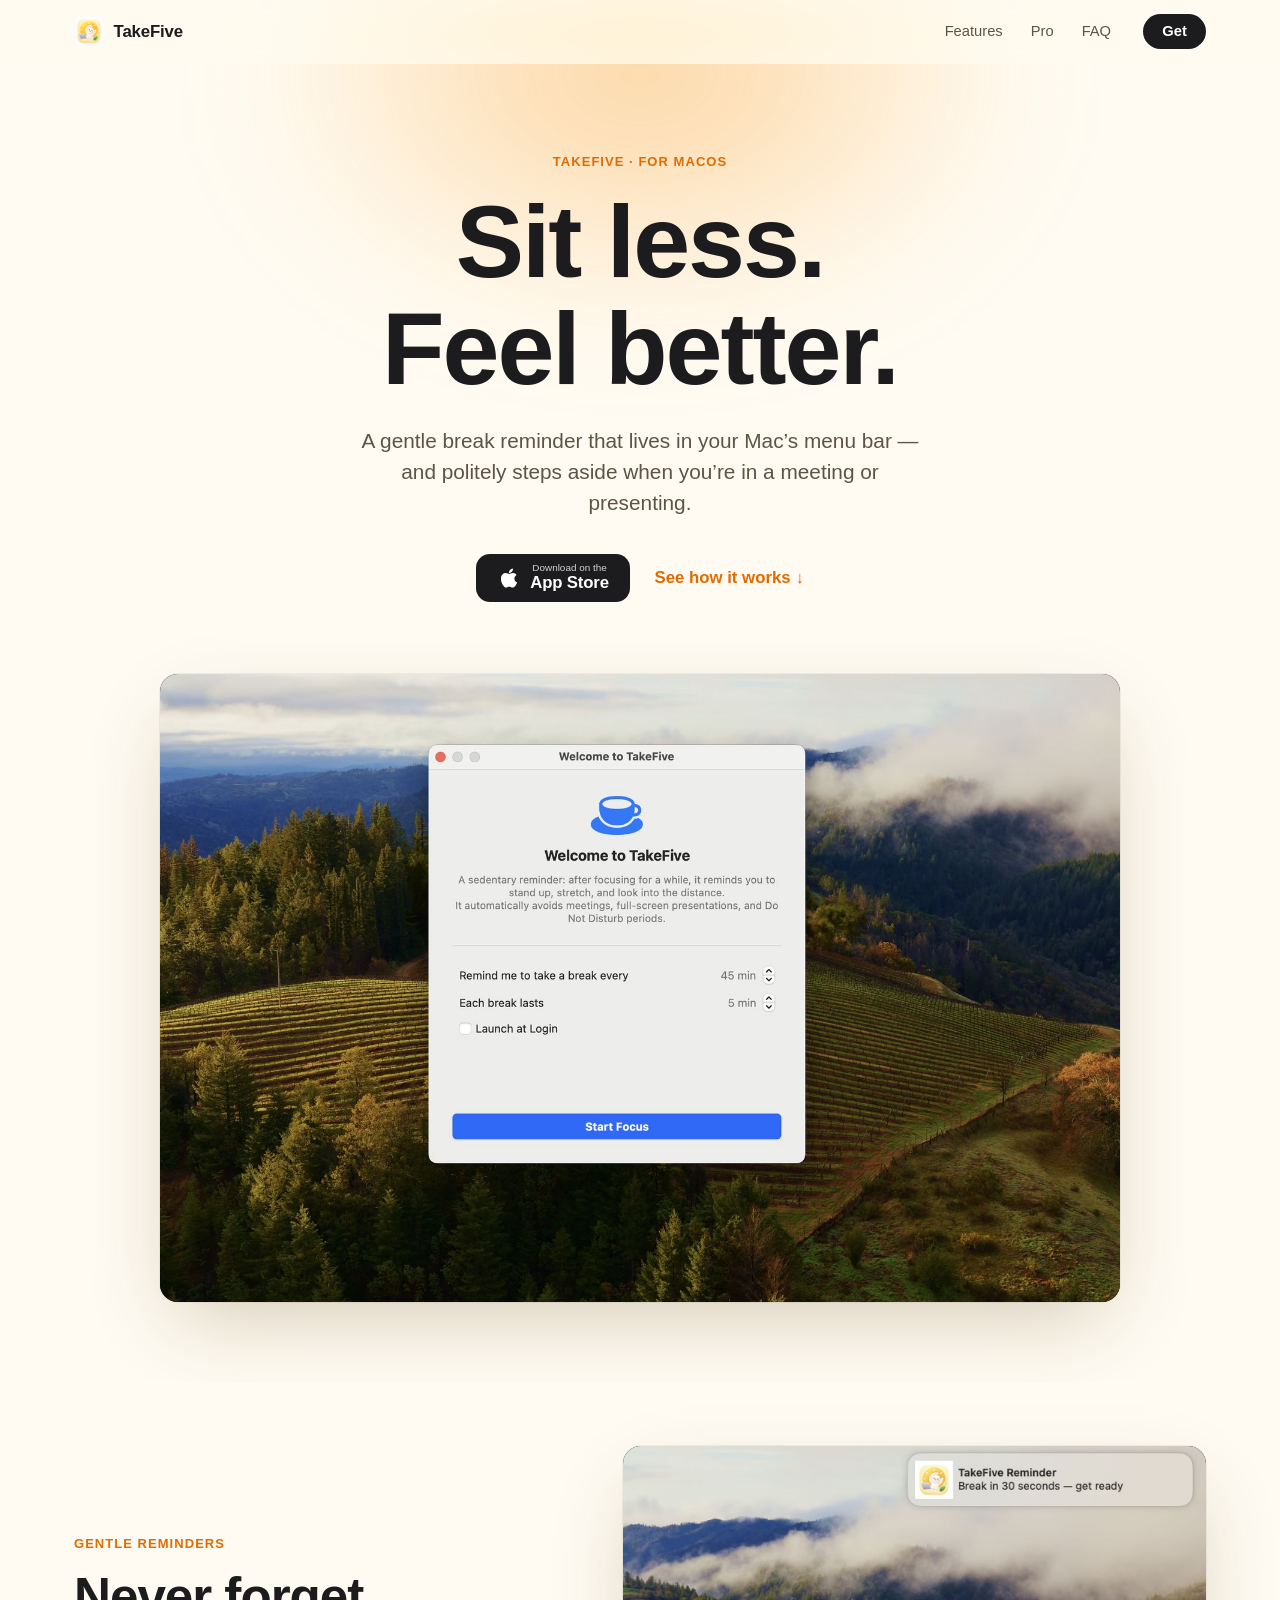
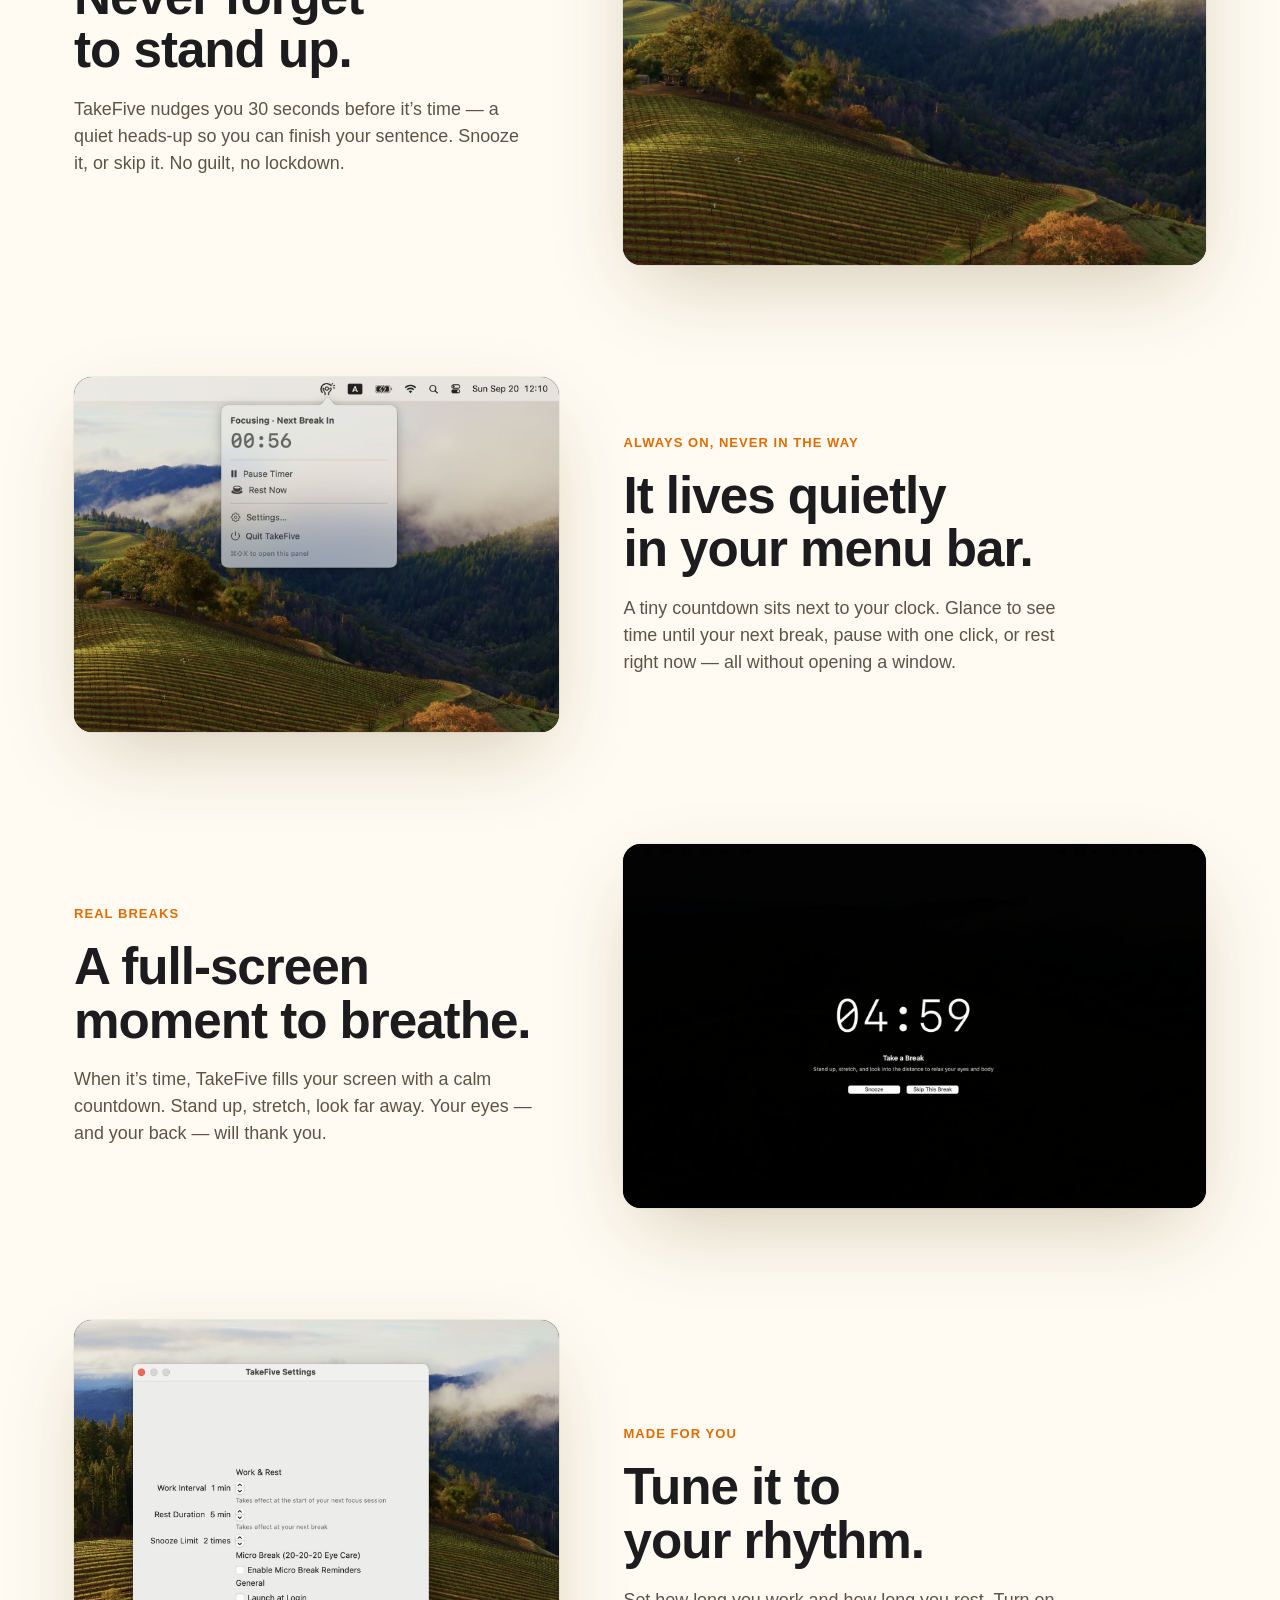
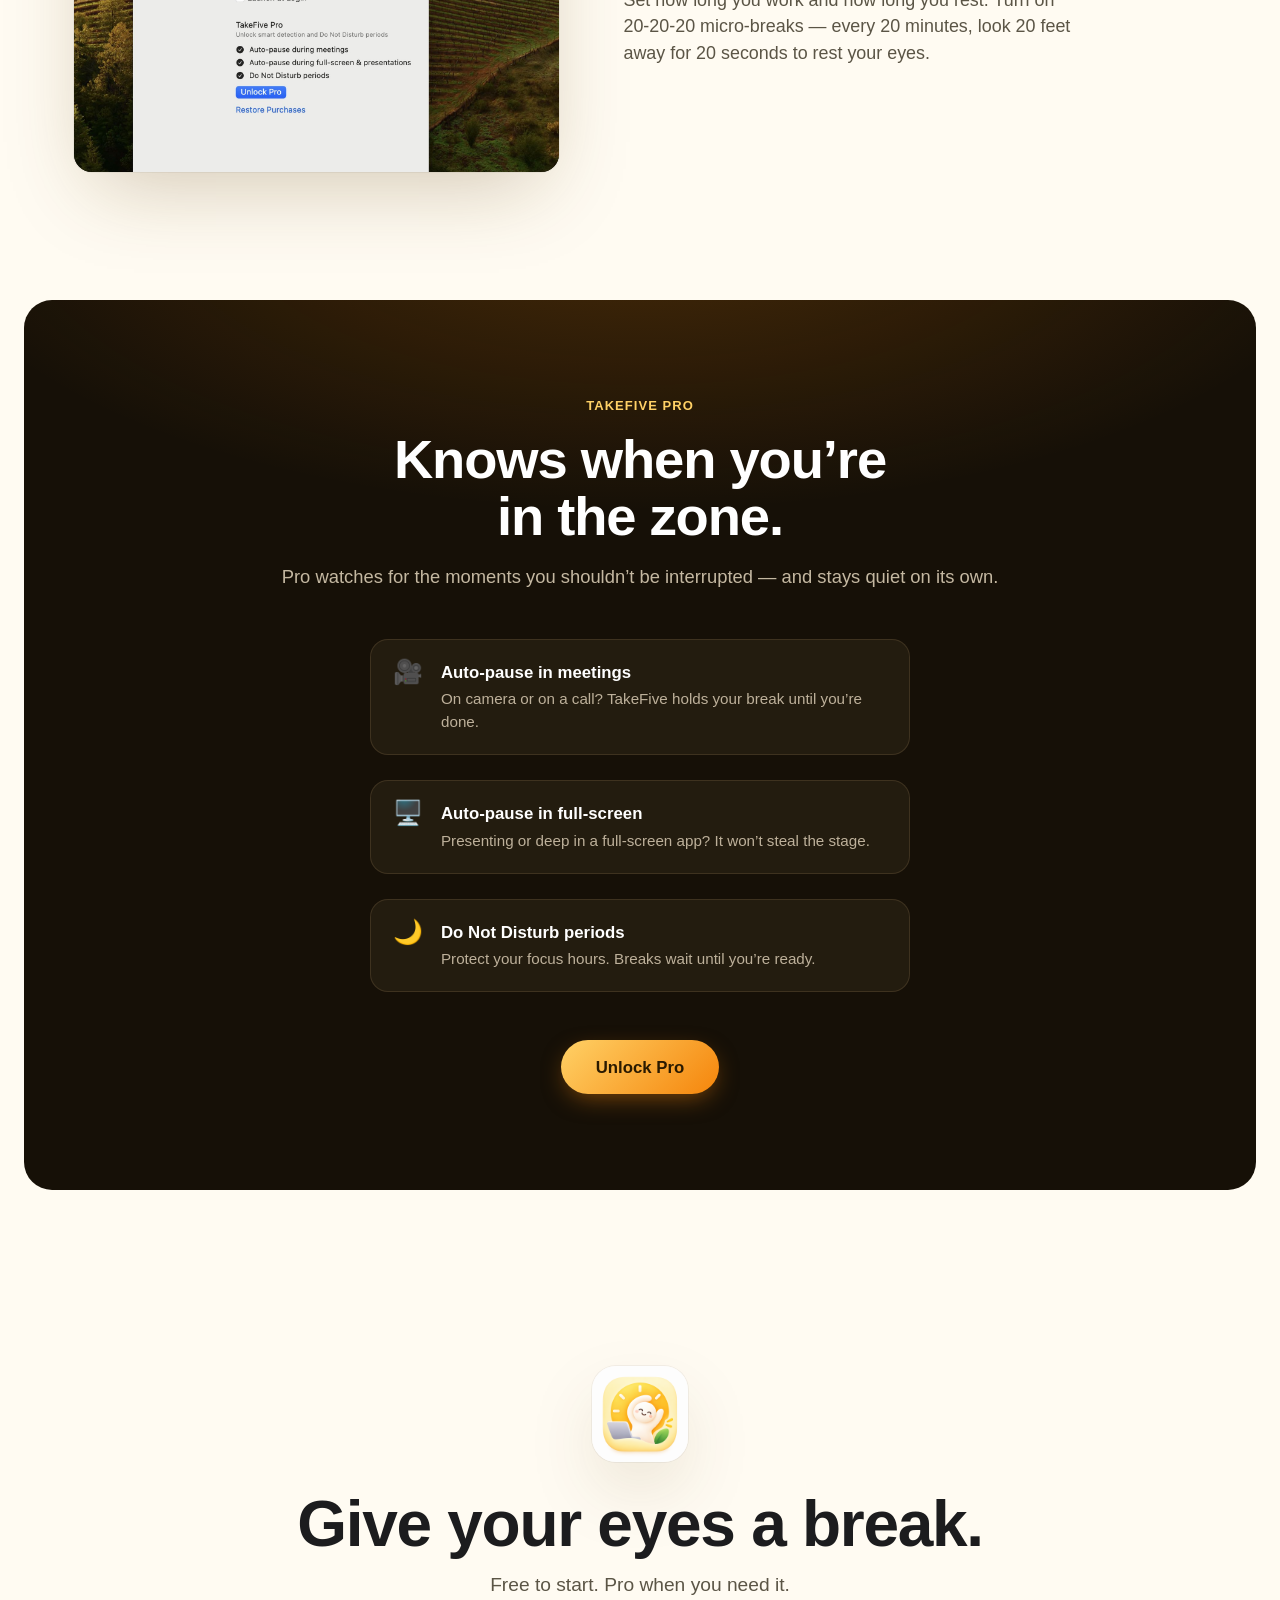
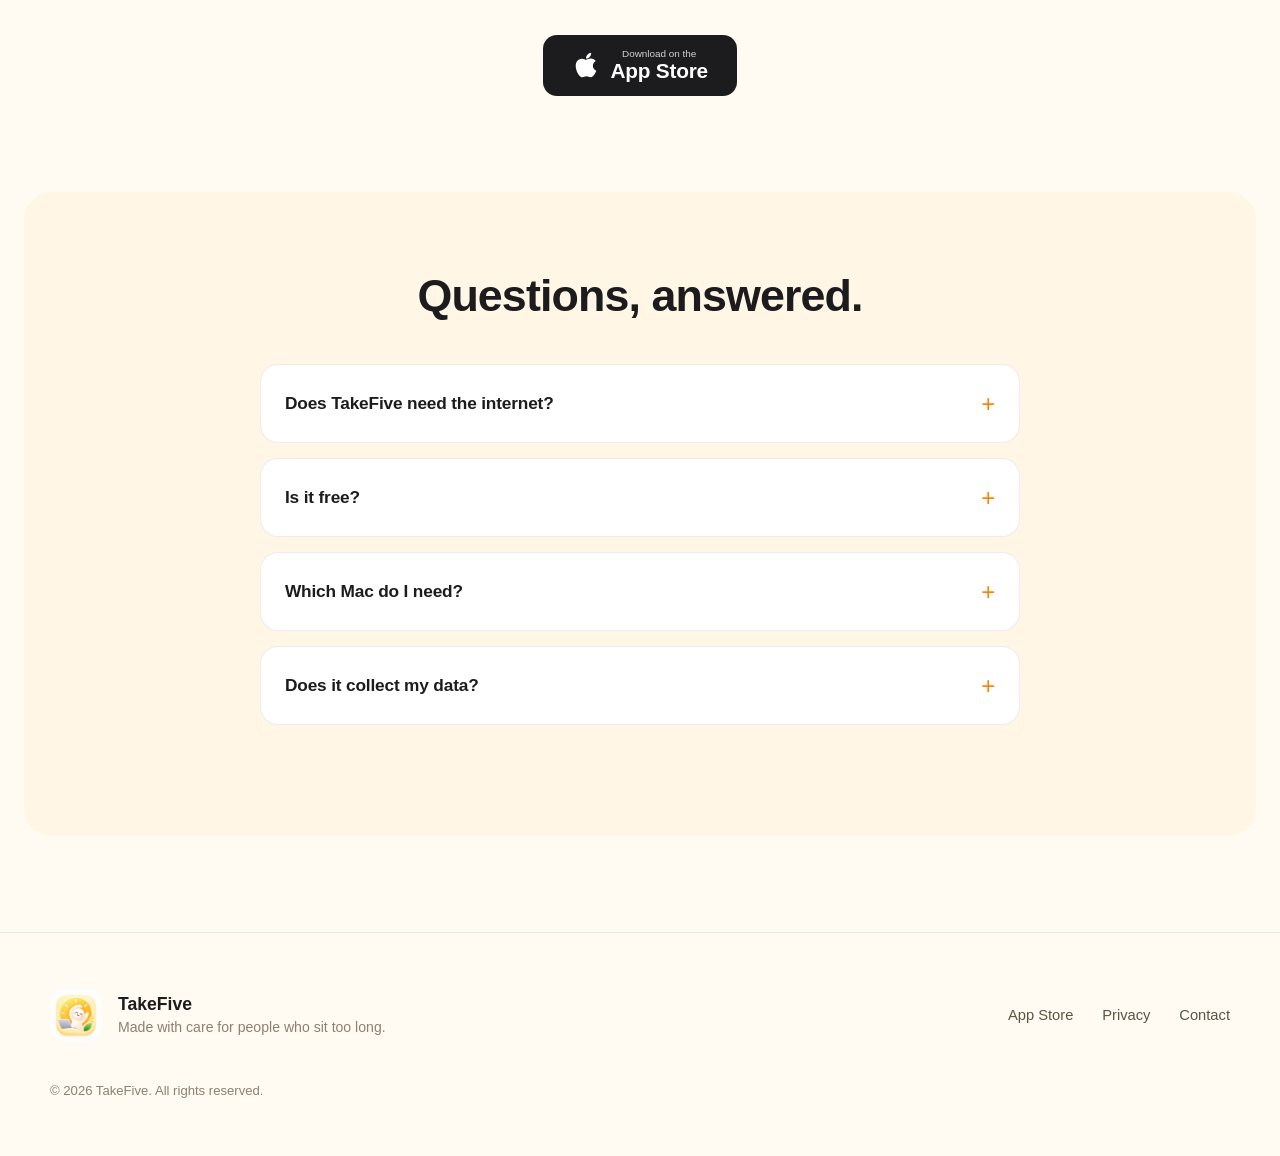
<file: index.html>
<!DOCTYPE html>
<html lang="en">
<head>
  <meta charset="UTF-8" />
  <meta name="viewport" content="width=device-width, initial-scale=1.0" />
  <title>TakeFive — A gentle break reminder for your Mac</title>
  <meta name="description" content="TakeFive lives in your Mac's menu bar and reminds you to stand up, stretch, and rest your eyes — while politely stepping aside during meetings and full-screen work." />

  <!-- Open Graph / Social -->
  <meta property="og:type" content="website" />
  <meta property="og:title" content="TakeFive — A gentle break reminder for your Mac" />
  <meta property="og:description" content="Sit less. Feel better. A menu-bar break reminder that knows when you're busy." />
  <meta property="og:image" content="assets/hero.jpg" />
  <meta property="og:url" content="https://takefive.whynottryfor.com" />

  <!-- Favicon -->
  <link rel="icon" type="image/png" href="assets/logo.png" />
  <link rel="apple-touch-icon" href="assets/logo.png" />

  <link rel="stylesheet" href="styles.css" />
</head>
<body>

  <!-- ============ NAV ============ -->
  <header class="nav" id="nav">
    <div class="nav__inner">
      <a class="nav__brand" href="#top">
        <img class="nav__logo" src="assets/logo.png" alt="TakeFive logo" />
        <span class="nav__name">TakeFive</span>
      </a>
      <nav class="nav__links">
        <a href="#features">Features</a>
        <a href="#pro">Pro</a>
        <a href="#faq">FAQ</a>
      </nav>
      <a class="btn btn--primary btn--sm" href="#download">Get</a>
    </div>
  </header>

  <main id="top">

    <!-- ============ HERO ============ -->
    <section class="hero">
      <div class="hero__glow" aria-hidden="true"></div>
      <div class="hero__content reveal">
        <p class="eyebrow">TakeFive · for macOS</p>
        <h1 class="hero__title">Sit less.<br />Feel better.</h1>
        <p class="hero__sub">A gentle break reminder that lives in your Mac’s menu bar — and politely steps aside when you’re in a meeting or presenting.</p>
        <div class="hero__cta">
          <a class="badge-appstore" href="https://apps.apple.com/app/id6810940670" target="_blank" rel="noopener" aria-label="Download on the App Store">
            <svg class="badge-appstore__icon" viewBox="0 0 384 512" aria-hidden="true"><path fill="currentColor" d="M318.7 268.7c-.2-36.7 16.4-64.4 50-84.8-18.8-26.9-47.2-41.7-84.7-44.6-35.5-2.8-74.3 20.7-88.5 20.7-15 0-49.4-19.7-76.4-19.7C63.3 141.2 4 184.8 4 273.5q0 39.3 14.4 81.2c12.8 36.7 59 126.7 107.2 125.2 25.2-.6 43-17.9 75.8-17.9 31.8 0 48.3 17.9 76.4 17.9 48.6-.7 90.4-82.5 102.6-119.3-65.2-30.7-61.7-90-61.7-91.9zm-56.6-164.2c27.3-32.4 24.8-61.9 24-72.5-24.1 1.4-52 16.4-67.9 34.9-17.5 19.8-27.8 44.3-25.6 71.9 26.1 2 49.9-11.4 69.5-34.3z"/></svg>
            <span class="badge-appstore__text"><small>Download on the</small><strong>App Store</strong></span>
          </a>
          <a class="hero__link" href="#features">See how it works<span class="arrow">↓</span></a>
        </div>
      </div>
      <div class="hero__screen reveal reveal--delay">
        <div class="screen screen--float">
          <img src="assets/hero.jpg" alt="TakeFive welcome window on macOS" loading="eager" />
        </div>
      </div>
    </section>

    <!-- ============ FEATURES ============ -->
    <section class="features" id="features">

      <!-- F1: Reminders -->
      <div class="feature reveal">
        <div class="feature__text">
          <p class="eyebrow">Gentle reminders</p>
          <h2>Never forget<br />to stand up.</h2>
          <p class="feature__body">TakeFive nudges you 30 seconds before it’s time — a quiet heads-up so you can finish your sentence. Snooze it, or skip it. No guilt, no lockdown.</p>
        </div>
        <div class="feature__media">
          <div class="screen"><img src="assets/notify.jpg" alt="Break reminder notification" loading="lazy" /></div>
        </div>
      </div>

      <!-- F2: Menu bar -->
      <div class="feature feature--reverse reveal">
        <div class="feature__text">
          <p class="eyebrow">Always on, never in the way</p>
          <h2>It lives quietly<br />in your menu bar.</h2>
          <p class="feature__body">A tiny countdown sits next to your clock. Glance to see time until your next break, pause with one click, or rest right now — all without opening a window.</p>
        </div>
        <div class="feature__media">
          <div class="screen"><img src="assets/menubar.jpg" alt="Menu bar countdown and quick actions" loading="lazy" /></div>
        </div>
      </div>

      <!-- F3: Full-screen break -->
      <div class="feature reveal">
        <div class="feature__text">
          <p class="eyebrow">Real breaks</p>
          <h2>A full-screen<br />moment to breathe.</h2>
          <p class="feature__body">When it’s time, TakeFive fills your screen with a calm countdown. Stand up, stretch, look far away. Your eyes — and your back — will thank you.</p>
        </div>
        <div class="feature__media">
          <div class="screen"><img src="assets/break.jpg" alt="Full-screen break countdown" loading="lazy" /></div>
        </div>
      </div>

      <!-- F4: Settings -->
      <div class="feature feature--reverse reveal">
        <div class="feature__text">
          <p class="eyebrow">Made for you</p>
          <h2>Tune it to<br />your rhythm.</h2>
          <p class="feature__body">Set how long you work and how long you rest. Turn on 20-20-20 micro-breaks — every 20 minutes, look 20 feet away for 20 seconds to rest your eyes.</p>
        </div>
        <div class="feature__media">
          <div class="screen"><img src="assets/settings.jpg" alt="TakeFive settings" loading="lazy" /></div>
        </div>
      </div>

    </section>

    <!-- ============ PRO ============ -->
    <section class="pro" id="pro">
      <div class="pro__inner reveal">
        <p class="eyebrow eyebrow--amber">TakeFive Pro</p>
        <h2 class="pro__title">Knows when you’re<br />in the zone.</h2>
        <p class="pro__sub">Pro watches for the moments you shouldn’t be interrupted — and stays quiet on its own.</p>
        <ul class="pro__list">
          <li>
            <span class="pro__icon">🎥</span>
            <div><strong>Auto-pause in meetings</strong><p>On camera or on a call? TakeFive holds your break until you’re done.</p></div>
          </li>
          <li>
            <span class="pro__icon">🖥️</span>
            <div><strong>Auto-pause in full-screen</strong><p>Presenting or deep in a full-screen app? It won’t steal the stage.</p></div>
          </li>
          <li>
            <span class="pro__icon">🌙</span>
            <div><strong>Do Not Disturb periods</strong><p>Protect your focus hours. Breaks wait until you’re ready.</p></div>
          </li>
        </ul>
        <a class="btn btn--amber btn--lg" href="https://apps.apple.com/app/id6810940670" target="_blank" rel="noopener">Unlock Pro</a>
      </div>
    </section>

    <!-- ============ CTA ============ -->
    <section class="cta" id="download">
      <div class="cta__inner reveal">
        <img class="cta__logo" src="assets/logo.png" alt="TakeFive" />
        <h2>Give your eyes a break.</h2>
        <p>Free to start. Pro when you need it.</p>
        <a class="badge-appstore badge-appstore--lg" href="https://apps.apple.com/app/id6810940670" target="_blank" rel="noopener" aria-label="Download on the App Store">
          <svg class="badge-appstore__icon" viewBox="0 0 384 512" aria-hidden="true"><path fill="currentColor" d="M318.7 268.7c-.2-36.7 16.4-64.4 50-84.8-18.8-26.9-47.2-41.7-84.7-44.6-35.5-2.8-74.3 20.7-88.5 20.7-15 0-49.4-19.7-76.4-19.7C63.3 141.2 4 184.8 4 273.5q0 39.3 14.4 81.2c12.8 36.7 59 126.7 107.2 125.2 25.2-.6 43-17.9 75.8-17.9 31.8 0 48.3 17.9 76.4 17.9 48.6-.7 90.4-82.5 102.6-119.3-65.2-30.7-61.7-90-61.7-91.9zm-56.6-164.2c27.3-32.4 24.8-61.9 24-72.5-24.1 1.4-52 16.4-67.9 34.9-17.5 19.8-27.8 44.3-25.6 71.9 26.1 2 49.9-11.4 69.5-34.3z"/></svg>
          <span class="badge-appstore__text"><small>Download on the</small><strong>App Store</strong></span>
        </a>
      </div>
    </section>

    <!-- ============ FAQ ============ -->
    <section class="faq" id="faq">
      <div class="faq__inner">
        <h2 class="faq__title reveal">Questions, answered.</h2>

        <details class="faq__item reveal">
          <summary>Does TakeFive need the internet?</summary>
          <p>No. Everything runs locally on your Mac. Nothing is tracked, and nothing leaves your machine.</p>
        </details>

        <details class="faq__item reveal">
          <summary>Is it free?</summary>
          <p>Yes — the core break reminder is free forever. Pro adds smart auto-pause and focus protection, unlocked with a one-time purchase.</p>
        </details>

        <details class="faq__item reveal">
          <summary>Which Mac do I need?</summary>
          <p>TakeFive works on macOS 13 Ventura or later, on both Apple silicon and Intel Macs.</p>
        </details>

        <details class="faq__item reveal">
          <summary>Does it collect my data?</summary>
          <p>No. TakeFive doesn’t collect, store, or send any personal data. What happens on your Mac stays on your Mac.</p>
        </details>
      </div>
    </section>

  </main>

  <!-- ============ FOOTER ============ -->
  <footer class="footer">
    <div class="footer__inner">
      <div class="footer__brand">
        <img class="footer__logo" src="assets/logo.png" alt="TakeFive logo" />
        <div>
          <div class="footer__name">TakeFive</div>
          <div class="footer__tag">Made with care for people who sit too long.</div>
        </div>
      </div>
      <nav class="footer__links">
        <a href="https://apps.apple.com/app/id6810940670" target="_blank" rel="noopener">App Store</a>
        <a href="privacy.html">Privacy</a>
        <a href="mailto:appledeveloper1001@163.com">Contact</a>
      </nav>
      <div class="footer__copy">© 2026 TakeFive. All rights reserved.</div>
    </div>
  </footer>

  <script src="script.js"></script>
</body>
</html>
</file>
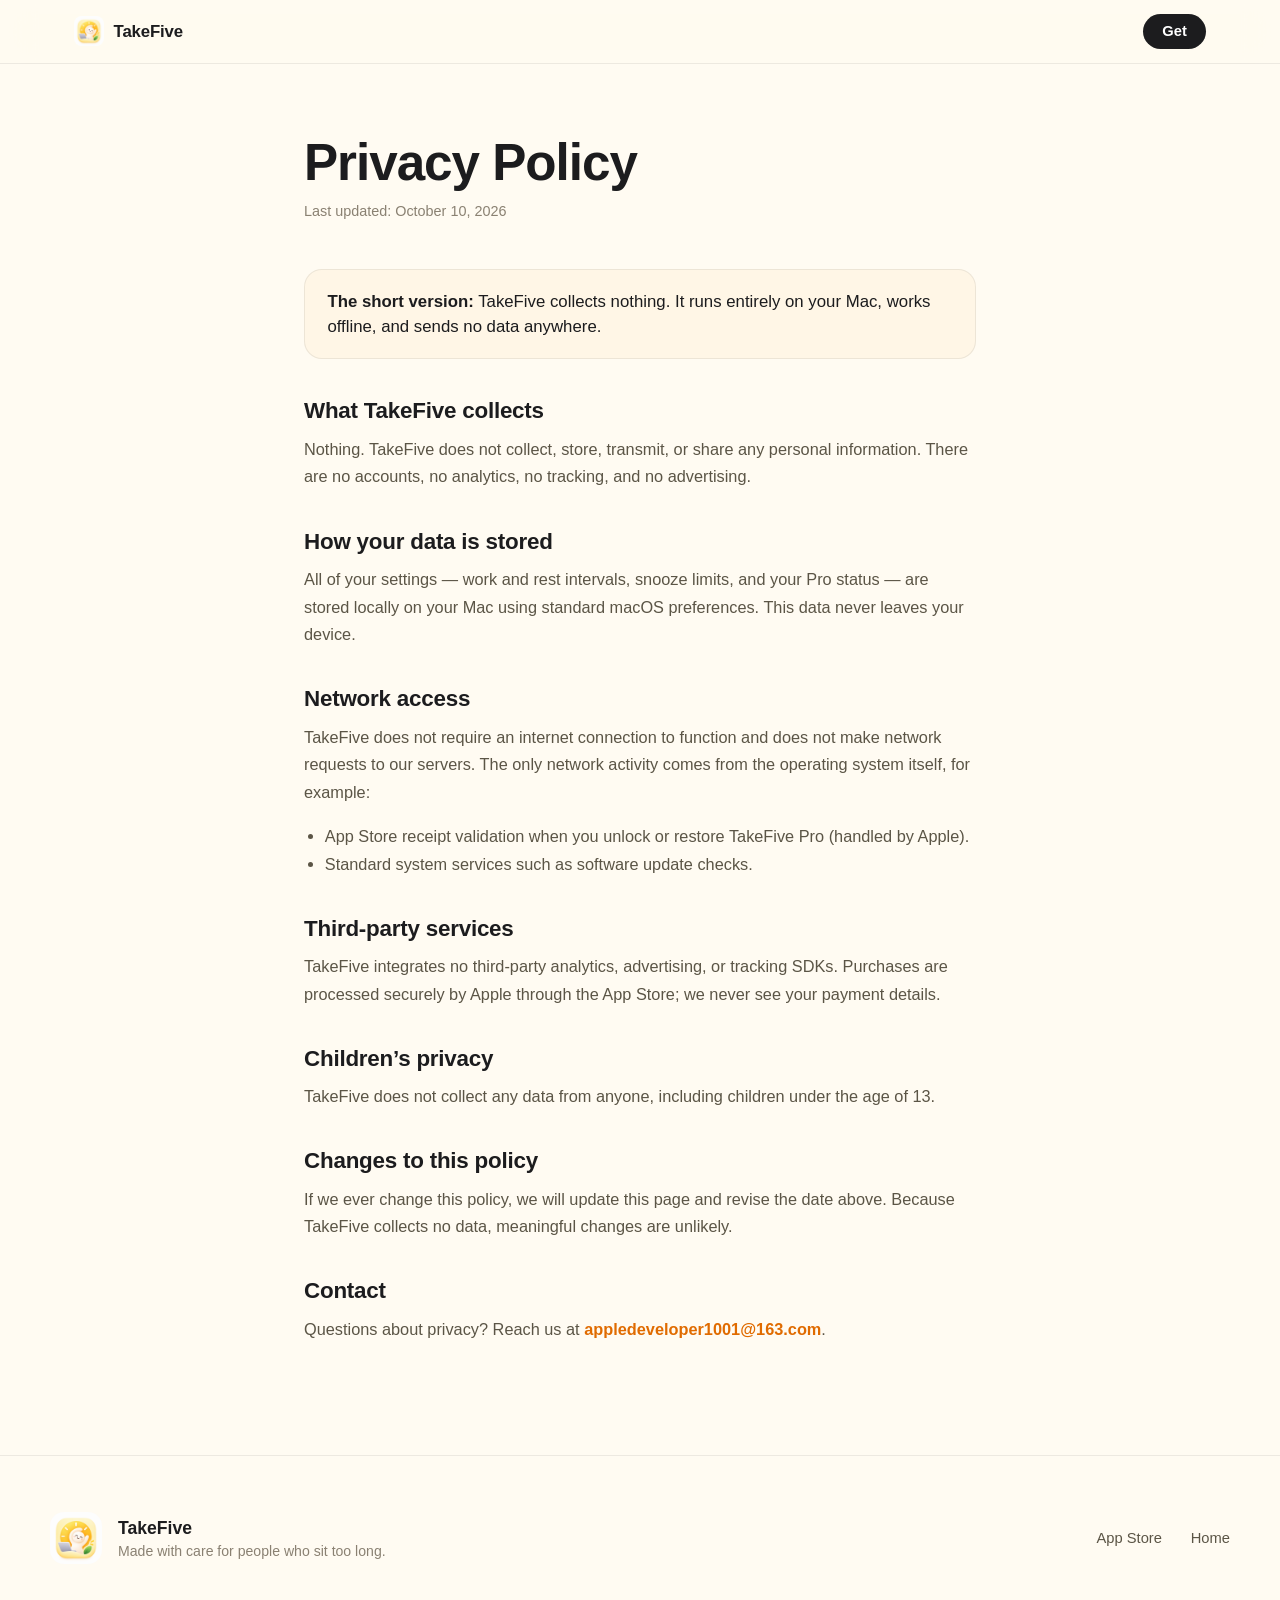
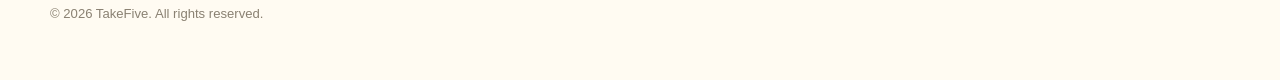
<file: privacy.html>
<!DOCTYPE html>
<html lang="en">
<head>
  <meta charset="UTF-8" />
  <meta name="viewport" content="width=device-width, initial-scale=1.0" />
  <title>Privacy Policy — TakeFive</title>
  <meta name="description" content="TakeFive collects nothing. Everything runs locally on your Mac." />
  <link rel="icon" type="image/png" href="assets/logo.png" />
  <link rel="stylesheet" href="styles.css" />
  <style>
    .privacy { max-width: 720px; margin: 0 auto; padding: 8.5rem 1.5rem 6rem; }
    .privacy h1 { font-size: clamp(2.2rem, 5vw, 3.2rem); margin-bottom: 0.6rem; }
    .privacy .updated { color: var(--ink-faint); font-size: 0.9rem; margin-bottom: 2.8rem; }
    .privacy h2 { font-size: 1.4rem; margin: 2.4rem 0 0.8rem; letter-spacing: -0.01em; }
    .privacy p { color: var(--ink-soft); font-size: 1.02rem; line-height: 1.7; margin-bottom: 1rem; }
    .privacy ul { color: var(--ink-soft); font-size: 1.02rem; line-height: 1.7; padding-left: 1.3rem; margin-bottom: 1rem; }
    .privacy a { color: var(--amber-deep); font-weight: 600; }
    .privacy .note {
      background: var(--bg-soft);
      border: 1px solid var(--line);
      border-radius: var(--radius-md);
      padding: 1.2rem 1.4rem;
      font-size: 1.05rem;
      color: var(--ink);
      margin-bottom: 2.5rem;
    }
  </style>
</head>
<body>

  <header class="nav nav--scrolled">
    <div class="nav__inner">
      <a class="nav__brand" href="index.html">
        <img class="nav__logo" src="assets/logo.png" alt="TakeFive logo" />
        <span class="nav__name">TakeFive</span>
      </a>
      <a class="btn btn--primary btn--sm" style="margin-left:auto" href="https://apps.apple.com/app/id6810940670" target="_blank" rel="noopener">Get</a>
    </div>
  </header>

  <main class="privacy">
    <h1>Privacy Policy</h1>
    <p class="updated">Last updated: October 10, 2026</p>

    <div class="note">
      <strong>The short version:</strong> TakeFive collects nothing. It runs entirely on your Mac, works offline, and sends no data anywhere.
    </div>

    <h2>What TakeFive collects</h2>
    <p>Nothing. TakeFive does not collect, store, transmit, or share any personal information. There are no accounts, no analytics, no tracking, and no advertising.</p>

    <h2>How your data is stored</h2>
    <p>All of your settings — work and rest intervals, snooze limits, and your Pro status — are stored locally on your Mac using standard macOS preferences. This data never leaves your device.</p>

    <h2>Network access</h2>
    <p>TakeFive does not require an internet connection to function and does not make network requests to our servers. The only network activity comes from the operating system itself, for example:</p>
    <ul>
      <li>App Store receipt validation when you unlock or restore TakeFive Pro (handled by Apple).</li>
      <li>Standard system services such as software update checks.</li>
    </ul>

    <h2>Third-party services</h2>
    <p>TakeFive integrates no third-party analytics, advertising, or tracking SDKs. Purchases are processed securely by Apple through the App Store; we never see your payment details.</p>

    <h2>Children’s privacy</h2>
    <p>TakeFive does not collect any data from anyone, including children under the age of 13.</p>

    <h2>Changes to this policy</h2>
    <p>If we ever change this policy, we will update this page and revise the date above. Because TakeFive collects no data, meaningful changes are unlikely.</p>

    <h2>Contact</h2>
    <p>Questions about privacy? Reach us at <a href="mailto:appledeveloper1001@163.com">appledeveloper1001@163.com</a>.</p>
  </main>

  <footer class="footer">
    <div class="footer__inner">
      <div class="footer__brand">
        <img class="footer__logo" src="assets/logo.png" alt="TakeFive logo" />
        <div>
          <div class="footer__name">TakeFive</div>
          <div class="footer__tag">Made with care for people who sit too long.</div>
        </div>
      </div>
      <nav class="footer__links">
        <a href="https://apps.apple.com/app/id6810940670" target="_blank" rel="noopener">App Store</a>
        <a href="index.html">Home</a>
      </nav>
      <div class="footer__copy">© 2026 TakeFive. All rights reserved.</div>
    </div>
  </footer>

</body>
</html>
</file>
<file: styles.css>
/* ============================================================
   TakeFive — Landing Page
   Warm, calm, Apple-style minimal design
   ============================================================ */

:root {
  /* Brand palette (from app icon) */
  --bg:            #FFFBF2;
  --bg-soft:       #FFF6E6;
  --cream:         #FFF3D9;
  --amber:         #F5850B;
  --amber-deep:    #E06B00;
  --gold:          #FFD166;
  --gold-soft:     #FFE8B3;
  --green:         #7CB342;
  --ink:           #1C1C1E;
  --ink-soft:      #5B5546;
  --ink-faint:     #8A8172;
  --line:          rgba(28, 28, 30, 0.08);
  --card-dark:     #161007;
  --amber-glow:    rgba(245, 133, 11, 0.55);

  --radius-lg:     28px;
  --radius-md:     18px;
  --radius-pill:   999px;

  --font: -apple-system, BlinkMacSystemFont, "SF Pro Display", "SF Pro Text",
          "Helvetica Neue", "Segoe UI", Roboto, Arial, sans-serif;

  --shadow-screen: 0 30px 80px -20px rgba(90, 60, 10, 0.28),
                   0 0 0 1px rgba(28, 28, 30, 0.05);
  --shadow-btn:    0 8px 24px -6px rgba(245, 133, 11, 0.5);
}

/* ---------- Reset ---------- */
* { margin: 0; padding: 0; box-sizing: border-box; }
html { scroll-behavior: smooth; -webkit-text-size-adjust: 100%; }
body {
  font-family: var(--font);
  background: var(--bg);
  color: var(--ink);
  line-height: 1.5;
  -webkit-font-smoothing: antialiased;
  text-rendering: optimizeLegibility;
  overflow-x: hidden;
}
img { display: block; max-width: 100%; }
a { color: inherit; text-decoration: none; }

/* ---------- Typography ---------- */
.eyebrow {
  font-size: 0.8125rem;
  font-weight: 700;
  letter-spacing: 0.08em;
  text-transform: uppercase;
  color: var(--amber-deep);
  margin-bottom: 1rem;
}
.eyebrow--amber { color: var(--gold); }

h1, h2 {
  font-weight: 800;
  letter-spacing: -0.02em;
  line-height: 1.05;
  color: var(--ink);
}

/* ============================================================
   NAV
   ============================================================ */
.nav {
  position: fixed;
  inset: 0 0 auto 0;
  z-index: 100;
  backdrop-filter: saturate(180%) blur(16px);
  -webkit-backdrop-filter: saturate(180%) blur(16px);
  background: rgba(255, 251, 242, 0.75);
  border-bottom: 1px solid transparent;
  transition: border-color 0.3s ease, background 0.3s ease;
}
.nav--scrolled { border-bottom-color: var(--line); }
.nav__inner {
  max-width: 1180px;
  margin: 0 auto;
  padding: 0.85rem 1.5rem;
  display: flex;
  align-items: center;
  gap: 2rem;
}
.nav__brand { display: flex; align-items: center; gap: 0.6rem; font-weight: 700; }
.nav__logo { width: 30px; height: 30px; border-radius: 8px; }
.nav__name { font-size: 1.05rem; letter-spacing: -0.01em; }
.nav__links { display: flex; gap: 1.75rem; margin-left: auto; }
.nav__links a {
  font-size: 0.92rem;
  color: var(--ink-soft);
  transition: color 0.2s ease;
}
.nav__links a:hover { color: var(--ink); }

/* ============================================================
   BUTTONS & BADGES
   ============================================================ */
.btn {
  display: inline-flex;
  align-items: center;
  justify-content: center;
  font-weight: 600;
  border-radius: var(--radius-pill);
  transition: transform 0.15s ease, box-shadow 0.2s ease, background 0.2s ease;
  cursor: pointer;
  white-space: nowrap;
}
.btn--primary {
  background: var(--ink);
  color: #fff;
  padding: 0.5rem 1.4rem;
  font-size: 0.92rem;
}
.btn--primary:hover { transform: scale(1.04); }
.btn--sm { padding: 0.42rem 1.2rem; }
.btn--lg { padding: 0.9rem 2.2rem; font-size: 1.05rem; }
.btn--amber {
  background: linear-gradient(135deg, var(--gold), var(--amber));
  color: #2A1A00;
  box-shadow: var(--shadow-btn);
}
.btn--amber:hover { transform: translateY(-2px) scale(1.02); }

/* App Store badge */
.badge-appstore {
  display: inline-flex;
  align-items: center;
  gap: 0.65rem;
  background: var(--ink);
  color: #fff;
  padding: 0.6rem 1.35rem;
  border-radius: 14px;
  transition: transform 0.15s ease, box-shadow 0.2s ease;
}
.badge-appstore:hover { transform: translateY(-2px); box-shadow: 0 12px 30px -8px rgba(0,0,0,0.4); }
.badge-appstore__icon { width: 22px; height: 22px; }
.badge-appstore__text { display: flex; flex-direction: column; line-height: 1.1; }
.badge-appstore__text small { font-size: 0.62rem; opacity: 0.8; }
.badge-appstore__text strong { font-size: 1.05rem; font-weight: 600; letter-spacing: -0.01em; }
.badge-appstore--lg { padding: 0.85rem 1.8rem; }
.badge-appstore--lg .badge-appstore__icon { width: 28px; height: 28px; }
.badge-appstore--lg .badge-appstore__text strong { font-size: 1.3rem; }

/* ============================================================
   HERO
   ============================================================ */
.hero {
  position: relative;
  padding: 9.5rem 1.5rem 5rem;
  text-align: center;
  overflow: hidden;
}
.hero__glow {
  position: absolute;
  top: -20%;
  left: 50%;
  transform: translateX(-50%);
  width: 1100px;
  height: 700px;
  background:
    radial-gradient(closest-side, var(--amber-glow), transparent 70%),
    radial-gradient(closest-side, rgba(255, 209, 102, 0.4), transparent 70%);
  filter: blur(70px);
  opacity: 0.55;
  pointer-events: none;
}
.hero__content { position: relative; max-width: 780px; margin: 0 auto; }
.hero__title {
  font-size: clamp(3.2rem, 8.5vw, 6.4rem);
  margin-bottom: 1.4rem;
}
.hero__sub {
  font-size: clamp(1.05rem, 2vw, 1.3rem);
  color: var(--ink-soft);
  max-width: 560px;
  margin: 0 auto 2.2rem;
  font-weight: 500;
}
.hero__cta {
  display: flex;
  align-items: center;
  justify-content: center;
  gap: 1.5rem;
  flex-wrap: wrap;
}
.hero__link {
  font-size: 1.05rem;
  font-weight: 600;
  color: var(--amber-deep);
  display: inline-flex;
  align-items: center;
  gap: 0.3rem;
  transition: gap 0.2s ease;
}
.hero__link:hover { gap: 0.55rem; }
.hero__link .arrow { transition: transform 0.2s ease; }

.hero__screen {
  position: relative;
  max-width: 960px;
  margin: 4.5rem auto 0;
}

/* ============================================================
   SCREEN MOCKUP  (screenshots framed like a Mac display)
   ============================================================ */
.screen {
  border-radius: var(--radius-md);
  overflow: hidden;
  box-shadow: var(--shadow-screen);
  transition: transform 0.4s cubic-bezier(0.22, 1, 0.36, 1), box-shadow 0.4s ease;
  background: #000;
}
.screen img { width: 100%; height: auto; }
.screen:hover { transform: translateY(-8px) scale(1.01); }
.screen--float { animation: floaty 6s ease-in-out infinite; }
@keyframes floaty {
  0%, 100% { transform: translateY(0); }
  50%      { transform: translateY(-12px); }
}

/* ============================================================
   FEATURES  (alternating text / media)
   ============================================================ */
.features {
  max-width: 1180px;
  margin: 0 auto;
  padding: 4rem 1.5rem 2rem;
  display: flex;
  flex-direction: column;
  gap: 7rem;
}
.feature {
  display: grid;
  grid-template-columns: 1fr 1.2fr;
  align-items: center;
  gap: 4rem;
}
.feature--reverse .feature__text { order: 2; }
.feature--reverse .feature__media { order: 1; }
.feature__text h2 {
  font-size: clamp(2.1rem, 4vw, 3.2rem);
  margin-bottom: 1.2rem;
}
.feature__body {
  font-size: 1.12rem;
  color: var(--ink-soft);
  max-width: 460px;
  font-weight: 500;
}

/* ============================================================
   PRO  (dark, warm-highlighted section)
   ============================================================ */
.pro {
  background:
    radial-gradient(1200px 500px at 50% -10%, rgba(245, 133, 11, 0.22), transparent 60%),
    var(--card-dark);
  color: #fff;
  margin: 6rem 1.5rem;
  border-radius: var(--radius-lg);
  padding: 6rem 1.5rem;
}
.pro__inner { max-width: 720px; margin: 0 auto; text-align: center; }
.pro__title {
  font-size: clamp(2.2rem, 4.5vw, 3.4rem);
  color: #fff;
  margin-bottom: 1.1rem;
}
.pro__sub { font-size: 1.15rem; color: rgba(255, 240, 214, 0.75); margin-bottom: 3rem; font-weight: 500; }
.pro__list {
  list-style: none;
  display: flex;
  flex-direction: column;
  gap: 1.6rem;
  text-align: left;
  max-width: 540px;
  margin: 0 auto 3rem;
}
.pro__list li {
  display: flex;
  gap: 1.1rem;
  align-items: flex-start;
  background: rgba(255, 214, 150, 0.06);
  border: 1px solid rgba(255, 214, 150, 0.12);
  padding: 1.25rem 1.4rem;
  border-radius: var(--radius-md);
  transition: background 0.25s ease, transform 0.25s ease;
}
.pro__list li:hover { background: rgba(255, 214, 150, 0.1); transform: translateX(6px); }
.pro__icon { font-size: 1.5rem; line-height: 1; flex-shrink: 0; }
.pro__list strong { display: block; font-size: 1.05rem; margin-bottom: 0.2rem; }
.pro__list p { font-size: 0.95rem; color: rgba(255, 240, 214, 0.7); }

/* ============================================================
   CTA
   ============================================================ */
.cta { padding: 5rem 1.5rem 6rem; text-align: center; }
.cta__logo {
  width: 96px;
  height: 96px;
  border-radius: 24px;
  margin: 0 auto 1.8rem;
  box-shadow: var(--shadow-screen);
}
.cta h2 { font-size: clamp(2.4rem, 5vw, 4rem); margin-bottom: 0.8rem; }
.cta p { font-size: 1.2rem; color: var(--ink-soft); margin-bottom: 2.2rem; font-weight: 500; }

/* ============================================================
   FAQ
   ============================================================ */
.faq { background: var(--bg-soft); padding: 5rem 1.5rem 6rem; border-radius: var(--radius-lg); margin: 0 1.5rem 6rem; }
.faq__inner { max-width: 760px; margin: 0 auto; }
.faq__title { font-size: clamp(2rem, 4vw, 2.8rem); text-align: center; margin-bottom: 2.8rem; }
.faq__item {
  background: #fff;
  border: 1px solid var(--line);
  border-radius: var(--radius-md);
  padding: 1.3rem 1.5rem;
  margin-bottom: 0.9rem;
  transition: box-shadow 0.2s ease;
}
.faq__item:hover { box-shadow: 0 6px 20px -8px rgba(90, 60, 10, 0.15); }
.faq__item summary {
  font-weight: 600;
  font-size: 1.08rem;
  cursor: pointer;
  list-style: none;
  display: flex;
  justify-content: space-between;
  align-items: center;
  letter-spacing: -0.01em;
}
.faq__item summary::-webkit-details-marker { display: none; }
.faq__item summary::after {
  content: "+";
  font-size: 1.5rem;
  font-weight: 400;
  color: var(--amber);
  transition: transform 0.25s ease;
  flex-shrink: 0;
  margin-left: 1rem;
}
.faq__item[open] summary::after { transform: rotate(45deg); }
.faq__item p { margin-top: 0.9rem; color: var(--ink-soft); font-size: 1rem; line-height: 1.6; }

/* ============================================================
   FOOTER
   ============================================================ */
.footer { border-top: 1px solid var(--line); padding: 3.5rem 1.5rem; }
.footer__inner {
  max-width: 1180px;
  margin: 0 auto;
  display: flex;
  flex-wrap: wrap;
  align-items: center;
  gap: 2rem;
}
.footer__brand { display: flex; align-items: center; gap: 1rem; }
.footer__logo { width: 52px; height: 52px; border-radius: 14px; }
.footer__name { font-weight: 700; font-size: 1.1rem; }
.footer__tag { font-size: 0.88rem; color: var(--ink-faint); }
.footer__links { display: flex; gap: 1.8rem; margin-left: auto; }
.footer__links a { font-size: 0.92rem; color: var(--ink-soft); transition: color 0.2s; }
.footer__links a:hover { color: var(--ink); }
.footer__copy { width: 100%; font-size: 0.82rem; color: var(--ink-faint); padding-top: 0.5rem; }

/* ============================================================
   REVEAL ANIMATIONS
   ============================================================ */
.reveal {
  opacity: 0;
  transform: translateY(30px);
  transition: opacity 0.7s ease, transform 0.7s cubic-bezier(0.22, 1, 0.36, 1);
}
.reveal--delay { transition-delay: 0.15s; }
.reveal.is-visible { opacity: 1; transform: translateY(0); }

/* ============================================================
   RESPONSIVE
   ============================================================ */
@media (max-width: 860px) {
  .nav__links { display: none; }
  .hero { padding-top: 7.5rem; }
  .feature { grid-template-columns: 1fr; gap: 2rem; }
  .feature--reverse .feature__text { order: 1; }
  .feature--reverse .feature__media { order: 2; }
  .feature__body { max-width: none; }
  .features { gap: 5rem; }
  .pro, .faq { margin-left: 1rem; margin-right: 1rem; }
  .footer__inner { flex-direction: column; align-items: flex-start; }
  .footer__links { margin-left: 0; }
}

/* ============================================================
   REDUCED MOTION
   ============================================================ */
@media (prefers-reduced-motion: reduce) {
  html { scroll-behavior: auto; }
  .screen--float, .reveal { animation: none; transition: none; opacity: 1; transform: none; }
  .screen:hover, .btn:hover, .badge-appstore:hover { transform: none; }
}
</file>
